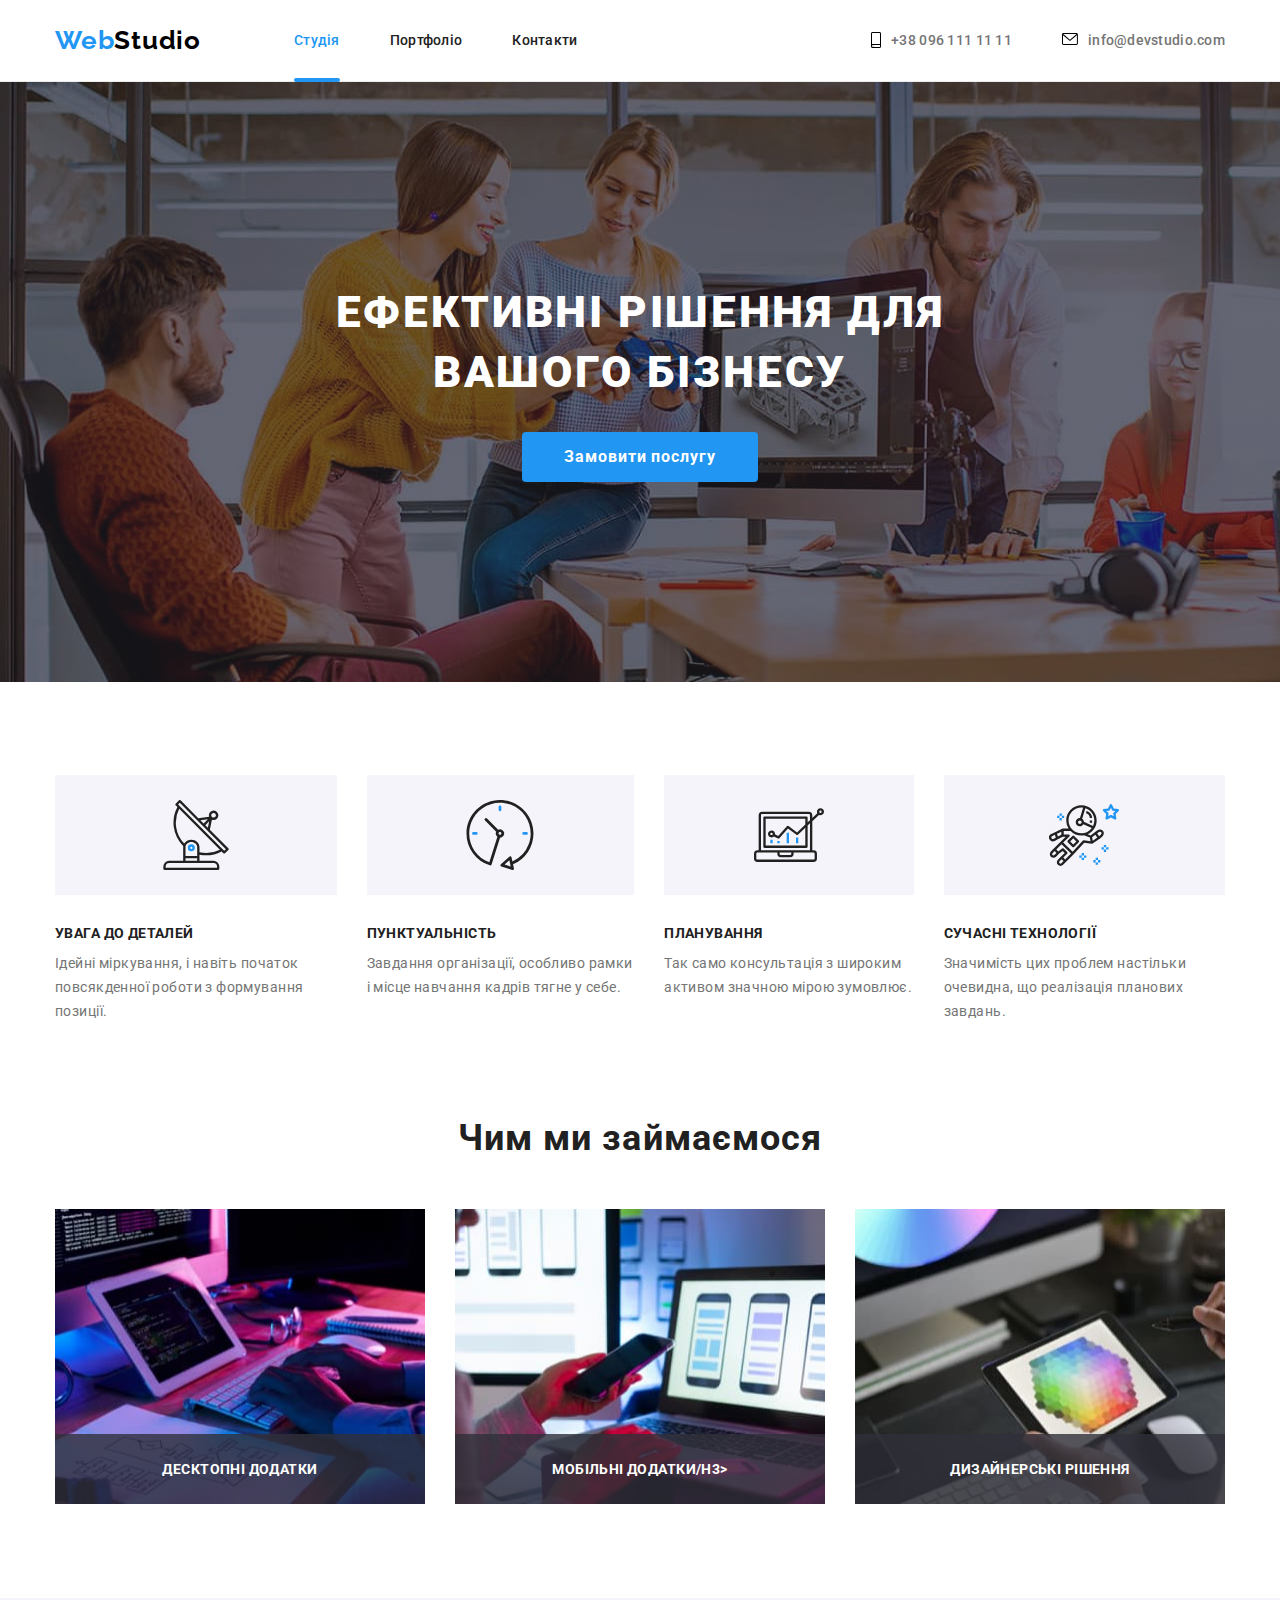
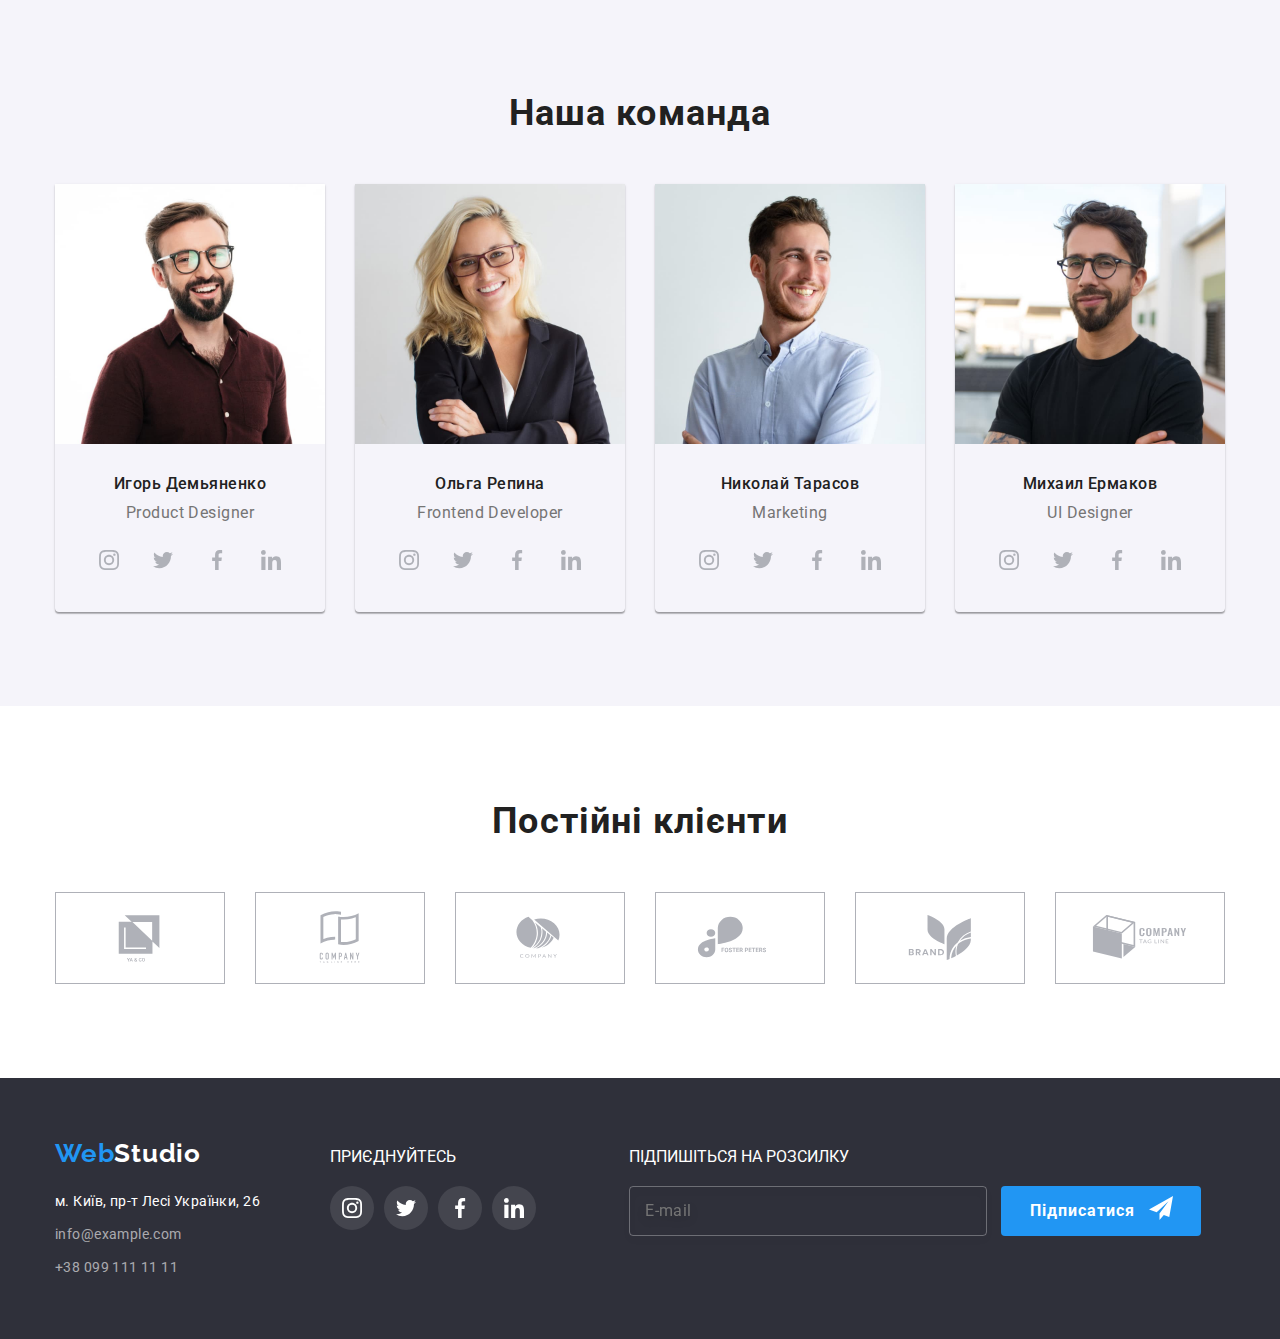
<file: index.html>
<!DOCTYPE html>
<html lang="uk">

<head>
    <meta charset="UTF-8" />
    <meta http-equiv="X-UA-Compatible" content="IE=edge" />
    <meta name="viewport" content="width=device-width, initial-scale=1.0" />
    <title>Студія</title>
    <link rel="preconnect" href="https://fonts.googleapis.com">
    <link rel="preconnect" href="https://fonts.gstatic.com" crossorigin>
    <link
        href="https://fonts.googleapis.com/css2?family=Montserrat:wght@400;700&family=Raleway:wght@700&family=Roboto:wght@400;500;700;900&display=swap"
        rel="stylesheet">
    <link rel="stylesheet"
        href="https://cdnjs.cloudflare.com/ajax/libs/modern-normalize/1.1.0/modern-normalize.min.css">
    <link rel="stylesheet" href="./css/styles.css">
</head>

<body>



    <!-- Header section -->

    <header class="header">

        <div class="container header-container">

            <a href="/" class="logo link"> <span class="logo-web">Web</span>Studio </a>
            <nav class="main-nav">
                <ul class="navigation-list list">
                    <li class="navigation-item"><a class="navigation-link link navigation-link-current"
                            href="/">Студія</a>
                    </li>
                    <li class="navigation-item"><a class="navigation-link link" href="./portfolio.html">Портфоліо</a>
                    </li>
                    <li class="navigation-item"><a class="navigation-link link" href="">Контакти</a></li>
                </ul>
            </nav>

            <ul class="connection list">
                <li class="connection-item"><a class="connection-link link" href="tel:+380961111111">
                        <svg class="icon-smartphone">
                            <use href="./images/icons.svg#icon-smartphone">

                            </use>
                        </svg>+38 096 111 11 11</a>

                <li class="connection-item"><a class="connection-link link" href="mailto:info@devstudio.com">
                        <svg class="icon-envelope">
                            <use href="./images/icons.svg#icon-envelope">

                            </use>
                        </svg>info@devstudio.com</a></li>
            </ul>

        </div>
    </header>


    <main>
        <!-- Hero section -->
        <section class="hero section">
            <h1 class="headline">Ефективні рішення для вашого бізнесу</h1>
            <button class="hero-btn" type="button" data-modal-open>Замовити послугу</button>

        </section>

        <!-- Modal window-->
        <div class="backdrop is-hidden" data-modal>
            <div class="modal">
                <button class="modal-btn" data-modal-close>
                    <svg class="modal-btn-icon">
                        <use href="./images/icons.svg#icon-modal-close"></use>
                    </svg>
                </button>

                <p class="modal-desc">Залиште свої дані, ми вам передзвонимо</p>
                <form class="modal-form">
                    <label class="modal-label">
                        Ім'я
                        <input type="text" name="username" class="form-input">
                        <svg class="modal-form-icon">
                            <use href="./images/icons.svg#icon-person"></use>
                        </svg>
                    </label>
                    <label class="phone modal-label">
                        Телефон
                        <input type="tel" name="phone-number" class="form-input">
                        <svg class="modal-form-icon">
                            <use href="./images/icons.svg#icon-phone"></use>
                        </svg>
                    </label>

                    <label class="modal-label">
                        Пошта
                        <input type="email" name="mail" class="form-input">
                        <svg class="modal-form-icon">
                            <use href="./images/icons.svg#icon-email"></use>
                        </svg>
                    </label>

                    <label class="modal-label">
                        Коментар
                        <textarea name="comment" class="form-input modal-area" placeholder="Введіть текст"></textarea>
                    </label>
                    <label class="modal-label modal-label-agreement">
                        <input type="checkbox" class="modal-agreement" name="agreement" value="agree">
                        <span class="checkbox-icon">
                            <svg class="icon-check">
                                <use href="./images/icons.svg#icon-check"></use>
                            </svg>
                        </span>
                        Погоджуюся з розсилкою та приймаю <a href="" class="modal-agreement-link">Умови договору</a>
                    </label>
                    <button type="submit" class="modal-form-btn">Відправити</button>
                </form>
            </div>
        </div>


        <!-- Criteria section -->

        <section class="criteria section">
            <div class="container">
                <h2 class="criteria-title">Критерії роботи</h2>
                <ul class="criteria-list list">
                    <li class="criteria-item">
                        <div class="thumb">
                            <svg class="icon-antenna criteria-icon">
                                <use href="./images/icons.svg#icon-antenna"></use>
                            </svg>
                        </div>
                        <h3 class="criteria-item-title">УВАГА ДО ДЕТАЛЕЙ</h3>
                        <p class="criteria-item-desk">
                            Ідейні міркування, і навіть початок повсякденної роботи з формування позиції.
                        </p>
                    </li>
                    <li class="criteria-item">
                        <div class="thumb">
                            <svg class="icon-clock criteria-icon">
                                <use href="./images/icons.svg#icon-clock"></use>
                            </svg>
                        </div>
                        <h3 class="criteria-item-title">ПУНКТУАЛЬНІСТЬ</h3>
                        <p class="criteria-item-desk">
                            Завдання організації, особливо рамки і місце навчання кадрів тягне у себе.
                        </p>
                    </li>
                    <li class="criteria-item">
                        <div class="thumb">
                            <svg class="icon-diagram criteria-icon">
                                <use href="./images/icons.svg#icon-diagram"></use>
                            </svg>
                        </div>
                        <h3 class="criteria-item-title">ПЛАНУВАННЯ</h3>
                        <p class="criteria-item-desk">
                            Так само консультація з широким активом значною мірою зумовлює.
                        </p>
                    </li>
                    <li class="criteria-item">
                        <div class="thumb">
                            <svg class="icon-astronaut criteria-icon">
                                <use href="./images/icons.svg#icon-astronaut"></use>
                            </svg>
                        </div>
                        <h3 class="criteria-item-title">СУЧАСНІ ТЕХНОЛОГІЇ</h3>
                        <p class="criteria-item-desk">
                            Значимість цих проблем настільки очевидна, що реалізація планових завдань.
                        </p>
                    </li>
                </ul>
            </div>
        </section>


        <!-- WORK section -->
        <section class="work section">
            <div class="container">
                <h2 class="work-title subtitle">Чим ми займаємося</h2>

                <ul class="work-list list">
                    <li class="work-item">
                        <img class="work-img img" src="images/box1.jpg" alt="пише программний код на комп'ютері"
                            width="370" height="295" />
                        <div class="work-thumb">
                            <h3 class="work-item-title">Десктопні додатки</h3>
                        </div>
                    </li>
                    <li class="work-item">
                        <img class="work-img img" src="images/box2.jpg" alt="порівнює вигляд программи на смартфоне"
                            width="370" height="295" />
                        <div class="work-thumb">
                            <h3 class="work-item-title">Мобільні додатки/h3>
                        </div>

                    </li>
                    <li class="work-item">
                        <img class="work-img img" src="images/box3.jpg" alt="подбирає кольора на планшеті" width="370"
                            height="295" />
                        <div class="work-thumb">
                            <h3 class="work-item-title">Дизайнерські рішення</h3>
                        </div>

                    </li>
                </ul>
            </div>
        </section>

        <!-- TEAM section -->
        <section class="team section">
            <div class="container">
                <h2 class="team-title subtitle">Наша команда</h2>

                <ul class="team-list list">
                    <li class="team-item">
                        <img class="team-img img" src="images/person1.jpg" alt="Игорь Демьяненко. Продуктовый дизайнер"
                            width="270" height="260" />
                        <div class="team-text">
                            <h3 class="team-subtitle">Игорь Демьяненко</h3>
                            <p class="team-desk" lang="en">Product Designer</p>


                            <ul class="social-list">
                                <li class="instagram social-item">
                                    <a class="instagram-link social-link" href="">
                                        <svg class="instagram-icon team-social-icon social-icon">
                                            <use href="./images/icons.svg#icon-instagram"></use>
                                        </svg>
                                    </a>
                                </li>
                                <li class="twitter social-item">
                                    <a class="twitter-link social-link" href="">
                                        <svg class="twitter-icon team-social-icon social-icon">
                                            <use href="./images/icons.svg#icon-twitter"></use>
                                        </svg>
                                    </a>
                                </li>
                                <li class="facebook social-item">
                                    <a class="facebook-link social-link" href="">
                                        <svg class="facebook-icon team-social-icon social-icon">
                                            <use href="./images/icons.svg#icon-facebook"></use>
                                        </svg>
                                    </a>
                                </li>
                                <li class="linkedin social-item">
                                    <a class="linkedin-link social-link" href="">
                                        <svg class="linkedin-icon team-social-icon social-icon">
                                            <use href="./images/icons.svg#icon-linkedin"></use>
                                        </svg>
                                    </a>
                                </li>
                            </ul>
                        </div>

                    </li>
                    <li class="team-item">
                        <img class="team-img img" src="images/person2.jpg" alt="Ольга Репина. Фронтенд разработчик"
                            width="270" height="260" />
                        <div class="team-text">
                            <h3 class="team-subtitle">Ольга Репина</h3>
                            <p class="team-desk" lang="en">Frontend Developer</p>
                            <ul class="social-list">
                                <li class="instagram social-item">
                                    <a class="instagram-link social-link" href="">
                                        <svg class="instagram-icon team-social-icon social-icon">
                                            <use href="./images/icons.svg#icon-instagram"></use>
                                        </svg>
                                    </a>
                                </li>
                                <li class="twitter social-item">
                                    <a class="twitter-link social-link" href="">
                                        <svg class="twitter-icon team-social-icon social-icon">
                                            <use href="./images/icons.svg#icon-twitter"></use>
                                        </svg>
                                    </a>
                                </li>
                                <li class="facebook social-item">
                                    <a class="facebook-link social-link" href="">
                                        <svg class="facebook-icon team-social-icon social-icon">
                                            <use href="./images/icons.svg#icon-facebook"></use>
                                        </svg>
                                    </a>
                                </li>
                                <li class="linkedin social-item">
                                    <a class="linkedin-link social-link" href="">
                                        <svg class="linkedin-icon team-social-icon social-icon">
                                            <use href="./images/icons.svg#icon-linkedin"></use>
                                        </svg>
                                    </a>
                                </li>
                            </ul>
                        </div>
                    </li>
                    <li class="team-item">
                        <img class="team-img img" src="images/person3.jpg" alt="Николай Тарасов. Маркетинг" width="270"
                            height="260" />
                        <div class="team-text">
                            <h3 class="team-subtitle">Николай Тарасов</h3>
                            <p class="team-desk" lang="en">Marketing</p>
                            <ul class="social-list">
                                <li class="instagram social-item">
                                    <a class="instagram-link social-link" href="">
                                        <svg class="instagram-icon team-social-icon social-icon">
                                            <use href="./images/icons.svg#icon-instagram"></use>
                                        </svg>
                                    </a>
                                </li>
                                <li class="twitter social-item">
                                    <a class="twitter-link social-link" href="">
                                        <svg class="twitter-icon team-social-icon social-icon">
                                            <use href="./images/icons.svg#icon-twitter"></use>
                                        </svg>
                                    </a>
                                </li>
                                <li class="facebook social-item">
                                    <a class="facebook-link social-link" href="">
                                        <svg class="facebook-icon team-social-icon social-icon">
                                            <use href="./images/icons.svg#icon-facebook"></use>
                                        </svg>
                                    </a>
                                </li>
                                <li class="linkedin social-item">
                                    <a class="linkedin-link social-link" href="">
                                        <svg class="linkedin-icon team-social-icon social-icon">
                                            <use href="./images/icons.svg#icon-linkedin"></use>
                                        </svg>
                                    </a>
                                </li>
                            </ul>
                        </div>
                    </li>
                    <li class="team-item">
                        <img class="team-img img" src="images/person4.jpg" alt="Михаил Ермаков. UI дизайнер" width="270"
                            height="260" />
                        <div class="team-text">
                            <h3 class="team-subtitle">Михаил Ермаков</h3>
                            <p class="team-desk" lang="en">UI Designer</p>
                            <ul class="social-list">
                                <li class="instagram social-item">
                                    <a class="instagram-link social-link" href="">
                                        <svg class="instagram-icon team-social-icon social-icon">
                                            <use href="./images/icons.svg#icon-instagram"></use>
                                        </svg>
                                    </a>
                                </li>
                                <li class="twitter social-item">
                                    <a class="twitter-link social-link" href="">
                                        <svg class="twitter-icon team-social-icon social-icon">
                                            <use href="./images/icons.svg#icon-twitter"></use>
                                        </svg>
                                    </a>
                                </li>
                                <li class="facebook social-item">
                                    <a class="facebook-link social-link" href="">
                                        <svg class="facebook-icon team-social-icon social-icon">
                                            <use href="./images/icons.svg#icon-facebook"></use>
                                        </svg>
                                    </a>
                                </li>
                                <li class="linkedin social-item">
                                    <a class="linkedin-link social-link" href="">
                                        <svg class="linkedin-icon team-social-icon social-icon">
                                            <use href="./images/icons.svg#icon-linkedin"></use>
                                        </svg>
                                    </a>
                                </li>
                            </ul>
                        </div>
                    </li>
                </ul>
            </div>
        </section>

        <!-- Clients section-->

        <section class="section">
            <div class="container">
                <h2 class="subtitle">Постійні клієнти</h2>

                <ul class="clients-list">
                    <li class="clients-item">
                        <a href="" class="client-link">
                            <svg class="clients-logo">
                                <use href="./images/icons.svg#icon-logo1"></use>
                            </svg>
                        </a>
                    </li>
                    <li class="clients-item">
                        <a href="" class="client-link">
                            <svg class="clients-logo">
                                <use href="./images/icons.svg#icon-logo2"></use>
                            </svg>
                        </a>
                    </li>
                    <li class="clients-item">
                        <a href="" class="client-link">
                            <svg class="clients-logo">
                                <use href="./images/icons.svg#icon-logo3"></use>
                            </svg>
                        </a>
                    </li>
                    <li class="clients-item">
                        <a href="" class="client-link">
                            <svg class="clients-logo">
                                <use href="./images/icons.svg#icon-logo4"></use>
                            </svg>
                        </a>
                    </li>
                    <li class="clients-item">
                        <a href="" class="client-link">
                            <svg class="clients-logo">
                                <use href="./images/icons.svg#icon-logo5"></use>
                            </svg>
                        </a>
                    </li>
                    <li class="clients-item">
                        <a href="" class="client-link">
                            <svg class="clients-logo">
                                <use href="./images/icons.svg#icon-logo6"></use>
                            </svg>
                        </a>
                    </li>
                </ul>
            </div>
        </section>


    </main>

    <!-- FOOTER section -->
    <footer class="footer">
        <div class="container footer-container">
            <div class="footer-box">
                <a class="footer-logo link" href=""> <span class="logo-web">Web</span>Studio </a>
                <address class="address">
                    <p class="footer-address"> м. Київ, пр-т Лесі Українки, 26</p>
                    <ul class="fotter-list list">
                        <li class="footer-item"><a class="footer-link link"
                                href="mailto:info@example.com">info@example.com</a>
                        </li>
                        <li class="footer-item"><a class="footer-link link" href="tel:+380991111111">+38 099 111 11
                                11</a>
                        </li>
                    </ul>


                </address>
            </div>

            <div class="footer-social-container">
                <p class="join">приєднуйтесь</p>
                <ul class="footer-social-list social-list">
                    <li class="instagram social-item">
                        <a class="instagram-link social-link footer-social-link" href="">
                            <svg class="instagram-icon footer-social-icon social-icon">
                                <use href="./images/icons.svg#icon-instagram"></use>
                            </svg>
                        </a>
                    </li>
                    <li class="twitter social-item">
                        <a class="twitter-link social-link footer-social-link" href="">
                            <svg class="twitter-icon footer-social-icon social-icon">
                                <use href="./images/icons.svg#icon-twitter"></use>
                            </svg>
                        </a>
                    </li>
                    <li class="facebook social-item">
                        <a class="facebook-link social-link footer-social-link" href="">
                            <svg class="facebook-icon footer-social-icon social-icon">
                                <use href="./images/icons.svg#icon-facebook"></use>
                            </svg>
                        </a>
                    </li>
                    <li class="linkedin social-item">
                        <a class="linkedin-link social-link footer-social-link" href="">
                            <svg class="linkedin-icon footer-social-icon social-icon">
                                <use href="./images/icons.svg#icon-linkedin"></use>
                            </svg>
                        </a>
                    </li>
                </ul>

            </div>
            <div class="footer-form">
                <form>
                    <label class="join footer-form-label">
                        Підпишіться на розсилку</label>
                    <input type="email" name="email" class="footer-email" placeholder="E-mail" />
                    <button type="submit" class="footer-form-btn">Підписатися
                        <span>
                            <svg class="footer-btn-icon">
                                <use href="./images/icons.svg#icon-send"></use>
                            </svg>
                        </span>
                    </button>
                </form>
            </div>
        </div>
    </footer>


    <script src="./js/modal.js"></script>
</body>

</html>
</file>
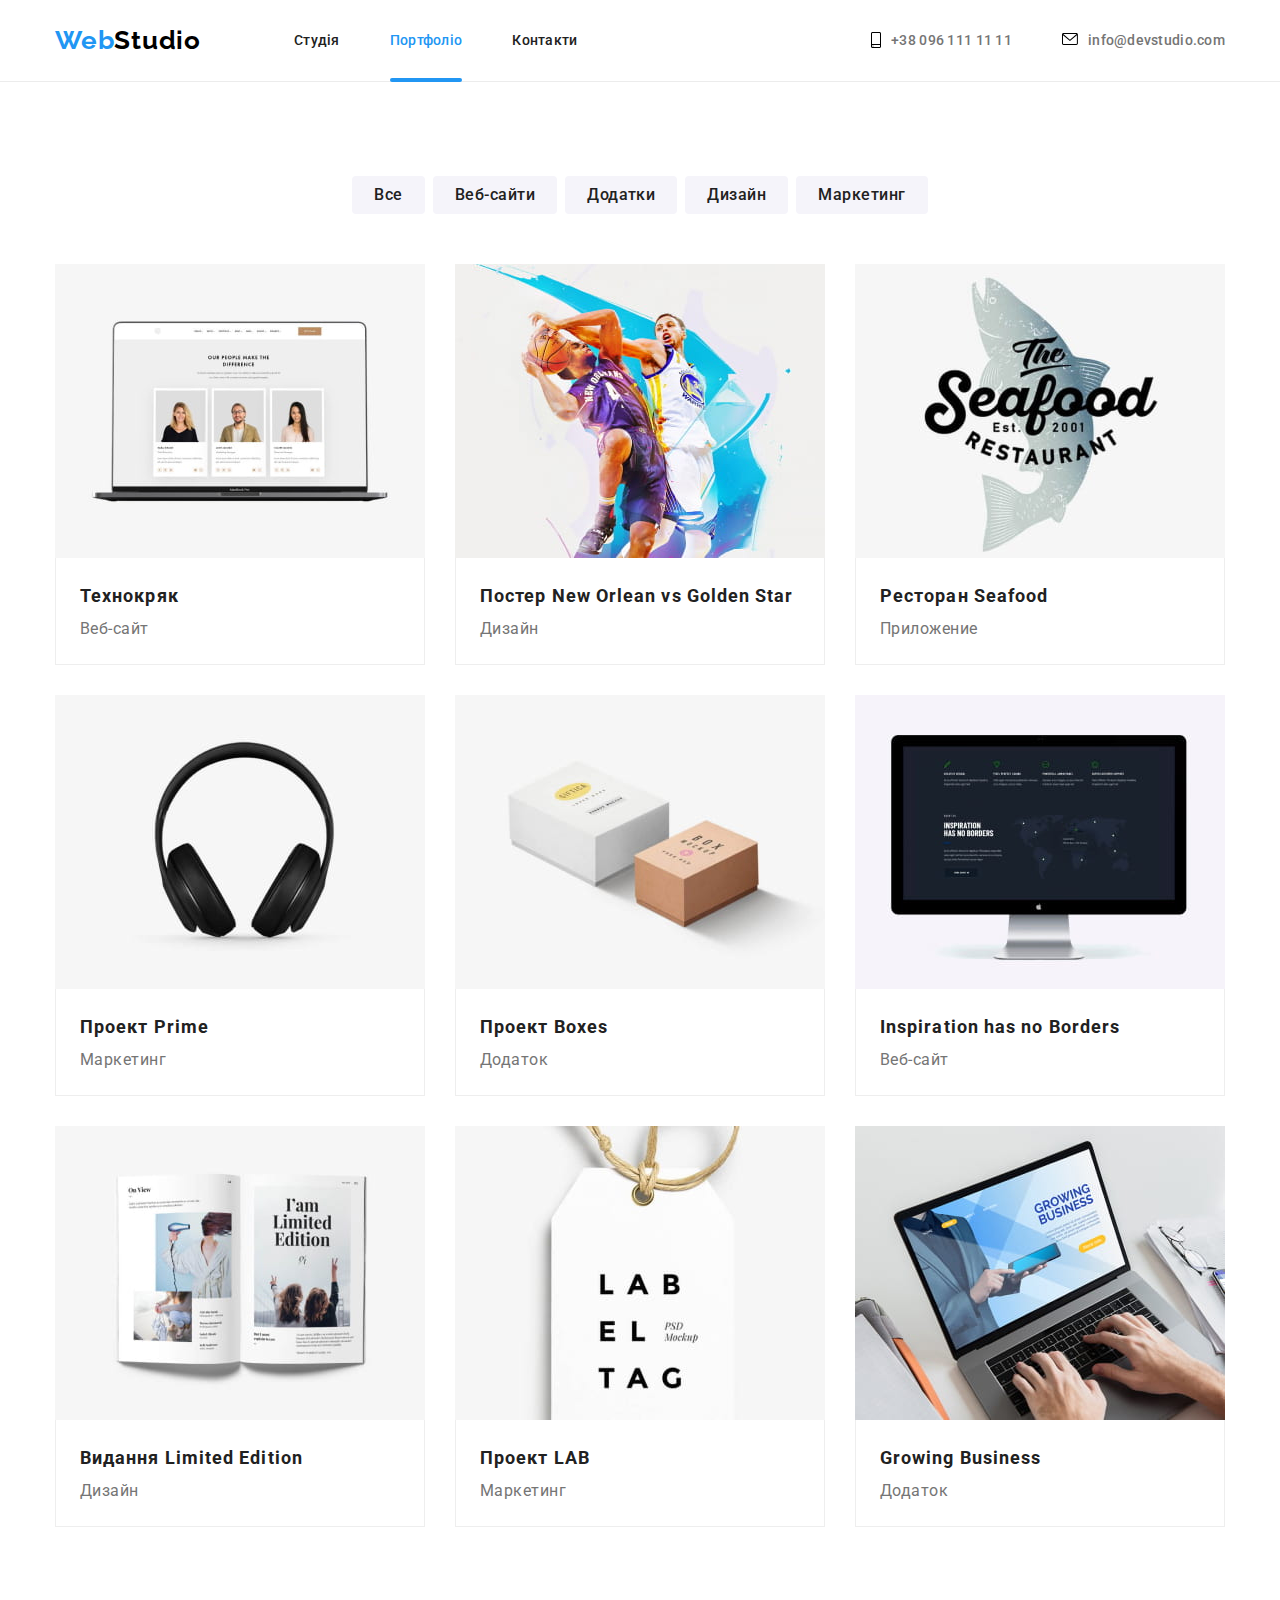
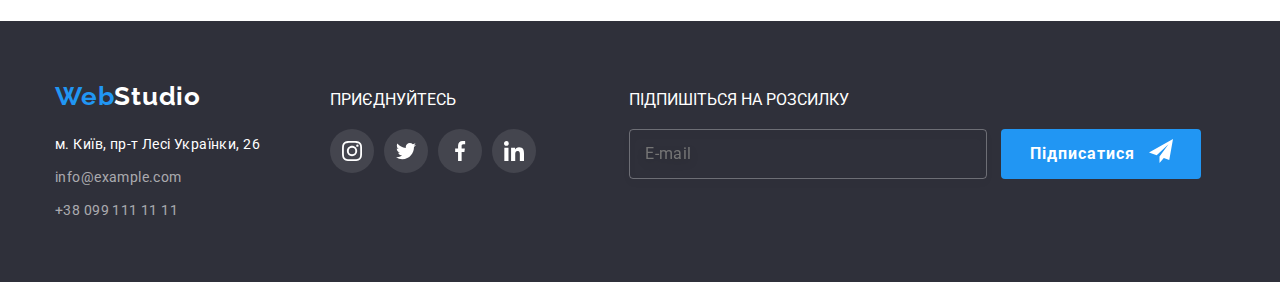
<file: portfolio.html>
<!DOCTYPE html>
<html lang="uk">

<head>
    <meta charset="UTF-8">
    <meta http-equiv="X-UA-Compatible" content="IE=edge">
    <meta name="viewport" content="width=device-width, initial-scale=1.0">
    <title>Портфолио</title>
    <link rel="preconnect" href="https://fonts.googleapis.com">
    <link rel="preconnect" href="https://fonts.gstatic.com" crossorigin>
    <link
        href="https://fonts.googleapis.com/css2?family=Montserrat:wght@400;700&family=Raleway:wght@700&family=Roboto:wght@400;500;700;900&display=swap"
        rel="stylesheet">

    <link rel="stylesheet"
        href="https://cdnjs.cloudflare.com/ajax/libs/modern-normalize/1.1.0/modern-normalize.min.css">

    <link rel="stylesheet" href="./css/styles.css">

</head>

<body>



    <!-- Header section -->
    <header class="header">

        <div class="container header-container">
            <a href="/" class="logo link"> <span class="logo-web">Web</span>Studio </a>
            <nav class="main-nav">
                <ul class="navigation-list list">
                    <li class="navigation-item"><a class="navigation-link link" href="/">Студія</a>
                    </li>
                    <li class="navigation-item"><a class="navigation-link link navigation-link-current"
                            href="./portfolio.html">Портфоліо</a>
                    </li>
                    <li class="navigation-item"><a class="navigation-link link" href="">Контакти</a></li>
                </ul>
            </nav>

            <ul class="connection list">
                <li class="connection-item"><a class="connection-link link" href="tel:+380961111111">
                        <svg class="icon-smartphone">
                            <use href="./images/icons.svg#icon-smartphone">

                            </use>
                        </svg>+38 096 111 11 11</a>

                <li class="connection-item"><a class="connection-link link" href="mailto:info@devstudio.com">
                        <svg class="icon-envelope">
                            <use href="./images/icons.svg#icon-envelope">

                            </use>
                        </svg>info@devstudio.com</a></li>
            </ul>

        </div>

    </header>

    <!-- Main section -->

    <main>


        <!-- Portfolio section -->

        <section class="portfolio-section section">

            <div class="container">

                <ul class="filter-list list">
                    <li class="filter-item"><button class="filter-btn" type="button">Все</button></li>
                    <li class="filter-item"><button class="filter-btn" type="button">Веб-сайти</button></li>
                    <li class="filter-item"><button class="filter-btn" type="button">Додатки</button></li>
                    <li class="filter-item"><button class="filter-btn" type="button">Дизайн</button></li>
                    <li class="filter-item"><button class="filter-btn" type="button">Маркетинг</button></li>
                </ul>

                <ul class="porfolio-list list">
                    <li class="portfolio-item">
                        <a href="" class="portfolio-link link">
                            <div class="portfolio-list-thumb">
                                <img src="./images/portfolio/img-1.jpg" alt="Ноутбук з відкритою веб-сторінкою"
                                    class="portfolio-img img" width="370" height="294">
                                <div class="overlay">
                                    <p class="porfolio-overlay-text">Ресурс пропонує комплексні пропозиції з різним
                                        рівнем функціоналу та сервісів. Все це дозволить відвідувачу отримати вичерпні
                                        відомості про компанію чи приватну особу.</p>
                                </div>
                            </div>
                            <div class="portfolio-content">
                                <h2 class="portfolio-subtitle ">Технокряк</h2>
                                <p class="portfolio-desc">Веб-сайт</p>
                            </div>
                        </a>
                    </li>
                    <li class="portfolio-item">
                        <a href="" class="portfolio-link link">
                            <div class="portfolio-list-thumb">
                                <img src="./images/portfolio/img-2.jpg" alt="Момент гри двох баскетболістів"
                                    class="portfolio-img img" width="370" height="294">
                                <div class="overlay">
                                    <p class="porfolio-overlay-text">Ресурс пропонує комплексні пропозиції з різним
                                        рівнем функціоналу та сервісів. Все це дозволить відвідувачу отримати вичерпні
                                        відомості про компанію чи приватну особу.</p>
                                </div>
                            </div>
                            <div class="portfolio-content">
                                <h2 class="portfolio-subtitle">Постер <span lang="en">New Orlean vs Golden Star</span>
                                </h2>
                                <p class="portfolio-desc">Дизайн</p>
                            </div>
                        </a>
                    </li>
                    <li class="portfolio-item">
                        <a href="" class="portfolio-link link">
                            <div class="portfolio-list-thumb">
                                <img src="./images/portfolio/img-3.jpg" alt="Логотип-вивіска ресторану"
                                    class="portfolio-img img" width="370" height="294">
                                <div class="overlay">
                                    <p class="porfolio-overlay-text">Ресурс пропонує комплексні пропозиції з різним
                                        рівнем функціоналу та сервісів. Все це дозволить відвідувачу отримати вичерпні
                                        відомості про компанію чи приватну особу.</p>
                                </div>
                            </div>
                            <div class="portfolio-content">
                                <h2 class="portfolio-subtitle">Ресторан <span lang="en">Seafood</span> </h2>
                                <p class="portfolio-desc">Приложение</p>
                            </div>
                        </a>
                    </li>
                    <li class="portfolio-item">
                        <a href="" class="portfolio-link link">
                            <div class="portfolio-list-thumb">
                                <img src="./images/portfolio/img-4.jpg" alt="Накладні навушники"
                                    class="portfolio-img img" width="370" height="294">
                                <div class="overlay">
                                    <p class="porfolio-overlay-text">Ресурс пропонує комплексні пропозиції з різним
                                        рівнем функціоналу та сервісів. Все це дозволить відвідувачу отримати вичерпні
                                        відомості про компанію чи приватну особу.</p>
                                </div>
                            </div>
                            <div class="portfolio-content">
                                <h2 class="portfolio-subtitle">Проект <span lang="en">Prime</span> </h2>
                                <p class="portfolio-desc">Маркетинг</p>
                            </div>
                        </a>
                    </li>
                    <li class="portfolio-item">
                        <a href="" class="portfolio-link link">
                            <div class="portfolio-list-thumb">
                                <img src="./images/portfolio/img-5.jpg" alt="дві коробочки з надпісями"
                                    class="portfolio-img img" width="370" height="294">
                                <div class="overlay">
                                    <p class="porfolio-overlay-text">Ресурс пропонує комплексні пропозиції з різним
                                        рівнем функціоналу та сервісів. Все це дозволить відвідувачу отримати вичерпні
                                        відомості про компанію чи приватну особу.</p>
                                </div>
                            </div>
                            <div class="portfolio-content">
                                <h2 class="portfolio-subtitle">Проект <span lang="en">Boxes</span></h2>
                                <p class="portfolio-desc">Додаток</p>
                            </div>
                        </a>
                    </li>
                    <li class="portfolio-item">
                        <a href="" class="portfolio-link link">
                            <div class="portfolio-list-thumb">
                                <img src="./images/portfolio/img-6.jpg" alt="карта миру відкрита на компьютері"
                                    class="portfolio-img img" width="370" height="294">
                                <div class="overlay">
                                    <p class="porfolio-overlay-text">Ресурс пропонує комплексні пропозиції з різним
                                        рівнем функціоналу та сервісів. Все це дозволить відвідувачу отримати вичерпні
                                        відомості про компанію чи приватну особу.</p>
                                </div>
                            </div>
                            <div class="portfolio-content">
                                <h2 class="portfolio-subtitle" lang="en">Inspiration has no Borders</h2>
                                <p class="portfolio-desc">Веб-сайт</p>
                            </div>
                        </a>
                    </li>
                    <li class="portfolio-item">
                        <a href="" class="portfolio-link link">
                            <div class="portfolio-list-thumb">
                                <img src="./images/portfolio/img-7.jpg" alt="Книга. Лімітоване видання"
                                    class="portfolio-img img" widt h="370" height="294">
                                <div class="overlay">
                                    <p class="porfolio-overlay-text">Ресурс пропонує комплексні пропозиції з різним
                                        рівнем функціоналу та сервісів. Все це дозволить відвідувачу отримати вичерпні
                                        відомості про компанію чи приватну особу.</p>
                                </div>
                            </div>
                            <div class="portfolio-content">
                                <h2 class="portfolio-subtitle">Видання <span lang="en">Limited Edition</span></h2>
                                <p class="portfolio-desc">Дизайн</p>
                            </div>
                        </a>
                    </li>
                    <li class="portfolio-item">
                        <a href="" class="portfolio-link link">
                            <div class="portfolio-list-thumb">
                                <img src="./images/portfolio/img-8.jpg" alt="Этикетка" class="portfolio-img img"
                                    width="370" height="294">
                                <div class="overlay">
                                    <p class="porfolio-overlay-text">Ресурс пропонує комплексні пропозиції з різним
                                        рівнем функціоналу та сервісів. Все це дозволить відвідувачу отримати вичерпні
                                        відомості про компанію чи приватну особу.</p>
                                </div>
                            </div>
                            <div class="portfolio-content">
                                <h2 class="portfolio-subtitle">Проект <span lang="en">LAB</span></h2>
                                <p class="portfolio-desc">Маркетинг</p>
                            </div>
                        </a>
                    </li>
                    <li class="portfolio-item">
                        <a href="" class="portfolio-link link">
                            <div class="portfolio-list-thumb">
                                <img src="./images/portfolio/img-9.jpg" alt="Додаток для бізнесу"
                                    class="portfolio-img img" width="370" height="294">
                                <div class="overlay">
                                    <p class="porfolio-overlay-text">Ресурс пропонує комплексні пропозиції з різним
                                        рівнем функціоналу та сервісів. Все це дозволить відвідувачу отримати вичерпні
                                        відомості про компанію чи приватну особу.</p>
                                </div>
                            </div>
                            <div class="portfolio-content">
                                <h2 class="portfolio-subtitle" lang="en">Growing Business</h2>
                                <p class="portfolio-desc">Додаток</p>
                            </div>
                        </a>
                    </li>
                </ul>
            </div>
        </section>

    </main>

    <!-- FOOTER section -->

    <footer class="footer">
        <div class="container footer-container">
            <div class="footer-box">
                <a class="footer-logo link" href=""> <span class="logo-web">Web</span>Studio </a>
                <address class="address">
                    <p class="footer-address"> м. Київ, пр-т Лесі Українки, 26</p>
                    <ul class="fotter-list list">
                        <li class="footer-item"><a class="footer-link link"
                                href="mailto:info@example.com">info@example.com</a>
                        </li>
                        <li class="footer-item"><a class="footer-link link" href="tel:+380991111111">+38 099 111 11
                                11</a>
                        </li>
                    </ul>


                </address>
            </div>

            <div class="footer-social-container">
                <p class="join">приєднуйтесь</p>
                <ul class="footer-social-list social-list">
                    <li class="instagram social-item">
                        <a class="instagram-link social-link footer-social-link" href="">
                            <svg class="instagram-icon footer-social-icon social-icon">
                                <use href="./images/icons.svg#icon-instagram"></use>
                            </svg>
                        </a>
                    </li>
                    <li class="twitter social-item">
                        <a class="twitter-link social-link footer-social-link" href="">
                            <svg class="twitter-icon footer-social-icon social-icon">
                                <use href="./images/icons.svg#icon-twitter"></use>
                            </svg>
                        </a>
                    </li>
                    <li class="facebook social-item">
                        <a class="facebook-link social-link footer-social-link" href="">
                            <svg class="facebook-icon footer-social-icon social-icon">
                                <use href="./images/icons.svg#icon-facebook"></use>
                            </svg>
                        </a>
                    </li>
                    <li class="linkedin social-item">
                        <a class="linkedin-link social-link footer-social-link" href="">
                            <svg class="linkedin-icon footer-social-icon social-icon">
                                <use href="./images/icons.svg#icon-linkedin"></use>
                            </svg>
                        </a>
                    </li>
                </ul>

            </div>
            <div class="footer-form">
                <form>
                    <label class="join footer-form-label">
                        Підпишіться на розсилку</label>
                    <input type="email" name="email" class="footer-email" placeholder="E-mail" />
                    <button type="submit" class="footer-form-btn">Підписатися
                        <span>
                            <svg class="footer-btn-icon">
                                <use href="./images/icons.svg#icon-send"></use>
                            </svg>
                        </span>
                    </button>
                </form>
            </div>
        </div>
    </footer>


</body>

</html>
</file>
<file: css/styles.css>
:root {
    /* fonts */
    --main-font: 'Roboto', sans-serif;
    --secondary-font: 'Raleway', sans-serif;

    /* text colors */
    --main-txt-cl: #212121;
    --accent-txt-cl: #757575;
    --select-cl: #2196F3;
    --social-cl: #AFB1B8;

    /* bg colors */
    --light-bg-cl: #F5F4FA;
    --dark-dg-cl: #2F303A;

    /* others */

    --card-set-gap: 30px;
    --margin-subtitle-gap: 50px;
}


body {
    font-family: var(--main-font);
    color: var(--accent-txt-cl);
}

/* reset styles */

.list {
    list-style: none;
}

.link {
    text-decoration: none;
}

h1,
h2,
h3,
p,
ul {
    margin: 0;
    padding: 0;
}

/* base styles */



.container {
    width: 1200px;
    padding-left: 15px;
    padding-right: 15px;
    margin: 0 auto;

}

.header-container,
.navigation-list,
.connection {
    display: flex;
    align-items: center;
}

.section {
    padding-bottom: 94px;
    padding-top: 94px;
}

.filter-btn,
.portfolio-subtitle,
.navigation-link,
.criteria-item-title,
.subtitle,
.team-subtitle {
    color: var(--main-txt-cl);
}


.hero-btn,
.modal-form-btn,
.footer-form-btn,
.filter-btn:hover,
.filter-btn:focus {

    background-color: var(--select-cl);
    cursor: pointer;
    color: #FFFFFF;

}



.img {
    display: block;
}


/* Header section */
.header {
    border-bottom: 1px solid #ECECEC;
}

.logo {
    margin-right: 93px;
}

.logo,
.footer-logo {
    font-family: var(--secondary-font);
    font-weight: 700;
    font-size: 26px;
    line-height: 1.19;
    letter-spacing: 0.03em;
    color: #000000;

}


.main-nav {
    margin-right: auto;
}

.connection .connection-item:not(:last-child) {
    margin-right: 50px;
}

.navigation-list .navigation-item:not(:last-child) {
    margin-right: 50px;
}

.navigation-link,
.connection-link {
    display: block;
    padding-top: 32px;
    padding-bottom: 32px;

    font-weight: 500;
    font-size: 14px;
    line-height: 1.14;
    letter-spacing: 0.02em;

    transition: color 250ms cubic-bezier(0.4, 0, 0.2, 1),
        fill 250ms cubic-bezier(0.4, 0, 0.2, 1);
}

.connection-link,
.portfolio-desc {
    color: var(--accent-txt-cl);
}

.icon-smartphone {
    width: 10px;
    height: 16px;
    vertical-align: text-top;
    margin-right: 10px;
    fill: inherit;
}

.icon-envelope {
    width: 16px;
    height: 12px;
    margin-right: 10px;
    fill: inherit;
}





.logo-web,
.navigation-link-current,
.navigation-link:hover,
.navigation-link:focus,
.connection-link:hover,
.connection-link:focus,
.icon-envelope:hover {
    color: var(--select-cl);
    fill: var(--select-cl);
}

.navigation-link-current {
    position: relative;
}

.navigation-link-current::after {
    content: '';
    display: block;
    width: 100%;
    height: 4px;
    border-radius: 2px;
    background-color: var(--select-cl);


    position: absolute;
    bottom: -2px;
    left: 0;
}




/* Hero section */


.headline {
    width: 696px;
    margin-bottom: 30px;
    margin-left: auto;
    margin-right: auto;

    font-weight: 900;
    font-size: 44px;
    line-height: 60px;
    text-align: center;
    letter-spacing: 0.06em;
    text-transform: uppercase;
    color: #FFFFFF;

}

.hero {
    padding-top: 200px;
    padding-bottom: 200px;
    text-align: center;

    background-color: #C4C4C4;
    background-image: linear-gradient(to right, rgba(47, 48, 58, 0.4), rgba(47, 48, 58, 0.4)), url(../images/background/bg-hero.jpg);
    background-repeat: no-repeat;
    max-width: 1600px;
    margin-right: auto;
    margin-left: auto;
}


.footer {
    background-color: var(--dark-dg-cl);
}



.hero-btn,
.modal-form-btn,
.footer-form-btn {
    transition: background-color 250ms cubic-bezier(0.4, 0, 0.2, 1);

    background-color: #2196F3;
    border: none;
    border-radius: 4px;
    padding: 10px 42px;

    font-family: inherit;
    font-weight: 700;
    font-size: 16px;
    line-height: calc(30/16);
    text-align: center;
    letter-spacing: 0.06em;
}

.hero-btn:hover,
.hero-btn:focus,
.modal-form-btn:hover,
.modal-form-btn:focus,
.footer-form-btn:hover,
.footer-form-btn:focus {
    background-color: #188CE8;
}

/* Modal window*/

.backdrop {
    position: fixed;
    top: 0;
    left: 0;
    z-index: 1000;

    width: 100%;
    height: 100%;

    background-color: rgba(0, 0, 0, 0.2);

    transition: opacity 250ms cubic-bezier(0.4, 0, 0.2, 1),
        visibility 250ms cubic-bezier(0.4, 0, 0.2, 1);
}

.backdrop.is-hidden {
    opacity: 0;
    pointer-events: none;
    visibility: hidden;
}

.backdrop.is-hidden .modal {
    transform: translate(-50%, -50%) scale(0.3) rotate(360deg);

}

.modal {
    position: absolute;
    top: 50%;
    left: 50%;
    transform: translate(-50%, -50%) scale(1) rotate(0);
    transition: transform 300ms cubic-bezier(0.4, 0, 0.2, 1) 250ms;

    width: 528px;
    height: 581px;
    background: #FFFFFF;
    box-shadow: 0px 1px 3px rgba(0, 0, 0, 0.12), 0px 1px 1px rgba(0, 0, 0, 0.14), 0px 2px 1px rgba(0, 0, 0, 0.2);
    border-radius: 4px;

    padding: 40px 39px 40px 41px;

}

.modal-btn {
    position: absolute;
    top: 8px;
    right: 8px;

    display: flex;
    justify-content: center;
    align-items: center;

    width: 30px;
    height: 30px;
    border: 1px solid rgba(0, 0, 0, 0.1);
    border-radius: 50%;
    background-color: transparent;

    cursor: pointer;
}

.modal-btn-icon {
    width: 18px;
    height: 18px;
}

.modal-btn:hover .modal-btn-icon,
.modal-btn:focus .modal-btn-icon {
    fill: var(--select-cl);
}

.modal-desc {
    font-weight: 700;
    font-size: 20px;
    line-height: calc(23/20);
    letter-spacing: 0.03em;

    color: var(--main-txt-cl);
    margin-bottom: 12px;
}

.modal-label {
    position: relative;

    display: inline-block;
    margin-bottom: 10px;

    font-size: 12px;
    line-height: calc(14/12);
    letter-spacing: 0.01em;

    color: var(--accent-txt-cl);
}


.form-input {
    display: block;
    min-width: 448px;

    padding: 11px 12px 11px 42px;
    border-radius: 4px;
    border: 1px solid rgba(33, 33, 33, 0.2);

    transition: border-color 250ms cubic-bezier(0.4, 0, 0.2, 1);
    outline: transparent;

}

.form-input:hover,
.form-input:focus,
.form-input:hover+.modal-form-icon,
.form-input:focus+.modal-form-icon {
    cursor: pointer;
    border-color: var(--select-cl);
    fill: var(--select-cl);

}



.modal-form-icon {
    position: absolute;
    top: 50%;
    left: 12px;
    pointer-events: none;

    width: 18px;
    height: 18px;

    fill: var(--main-txt-cl);
    transition: fill 250ms cubic-bezier(0.4, 0, 0.2, 1);
}

.modal-area {
    height: 138px;

    padding: 12px 16px;
    margin-bottom: 20px;

    resize: none;
    outline: transparent;
}

.modal-label-agreement {
    margin-bottom: 30px;

    font-size: 14px;
    line-height: calc(24/14);
    letter-spacing: 0.03em;

    color: var(--accent-txt-cl);
}

.modal-agreement-link {
    color: var(--select-cl);
}

.modal-form {
    display: flex;
    flex-direction: column;
    align-items: center;
}

.modal-agreement {

    -webkit-appearance: none;
    -moz-appearance: none;
    appearance: none;


}


.icon-check {
    width: 16px;
    height: 15px;

    fill: #FFFFFF;
    border: 1px solid var(--main-txt-cl);
    border-radius: 2px;
    transition: border 250ms cubic-bezier(0.4, 0, 0.2, 1),
        background-color 250ms cubic-bezier(0.4, 0, 0.2, 1);
    ;
}

.modal-agreement:checked+.checkbox-icon>.icon-check {
    background-color: var(--select-cl);
    border: none;
}

/* criteria section */

.criteria-list,
.team-list {
    display: flex;

}

.criteria-item {
    flex-basis: calc((100%-90px)/4);
}

.criteria-list>.criteria-item:not(:last-child),
.team-list .team-item:not(:last-child),
.work-list .work-item:not(:last-child) {
    margin-right: var(--card-set-gap);
}


.criteria-title {
    border: 0;
    height: 1px;
    margin: -1px;
    overflow: hidden;
    padding: 0;
    width: 1px;
}



.criteria-item-title,
.work-item-title {
    font-weight: 700;
    font-size: 14px;
    line-height: calc(16/14);
    letter-spacing: 0.03em;
    text-transform: uppercase;
}

.criteria-item-desk {
    margin-top: 10px;
    font-size: 14px;
    line-height: calc(24/14);
    letter-spacing: 0.03em;
}

.thumb {
    display: flex;
    align-items: center;
    justify-content: center;
    background-color: var(--light-bg-cl);
    height: 120px;
    margin-bottom: 30px;
}

.criteria-icon {

    width: 70px;
    height: 70px;
}


/* WORK section */
.work {
    padding-top: 0;
}

.subtitle {
    margin-bottom: var(--margin-subtitle-gap);

    font-weight: 700;
    font-size: 36px;
    line-height: calc(42/36);
    text-align: center;
    letter-spacing: 0.03em;
}

.work-list {
    display: flex;

}

.work-thumb {
    display: flex;
    justify-content: center;
    align-items: center;

    position: absolute;
    bottom: 0;
    left: 0;

    width: 100%;
    height: 70px;
    background-color: rgba(47, 48, 58, 0.8);
}

.work-item-title {
    color: #FFFFFF;

}

.work-item {
    position: relative;

    flex-basis: calc((100%-60)/3);

}


/* TEAM section */

.team {
    background-color: var(--light-bg-cl);
}


.team-item {
    box-shadow: 0px 1px 3px rgba(0, 0, 0, 0.12), 0px 1px 1px rgba(0, 0, 0, 0.14), 0px 2px 1px rgba(0, 0, 0, 0.2);
    border-radius: 0px 0px 4px 4px;

}

.team-text {
    padding-top: 30px;
    padding-bottom: 30px;
}

.team-subtitle {
    margin-bottom: 10px;

    font-weight: 500;
    font-size: 16px;
    line-height: calc(19/16);
    text-align: center;
    letter-spacing: 0.03em;

}

.team-desk {

    margin-bottom: 16px;
}


.team-desk,
.portfolio-desc {
    line-height: calc(19/16);
    text-align: center;
    letter-spacing: 0.03em;
}

.social-list {
    list-style: none;
    display: flex;
    gap: 10px;
    justify-content: center;

}

.social-item {
    height: 44px;
    width: 44px;


}


.social-link {
    display: flex;
    height: 100%;
    width: 100%;
    border-radius: 50%;
    justify-content: center;
    align-items: center;


    transition: background-color 250ms cubic-bezier(0.4, 0, 0.2, 1);


}



.social-icon {
    width: 20px;
    height: 20px;
    fill: var(--social-cl);

    transition: fill 250ms cubic-bezier(0.4, 0, 0.2, 1);


}

.social-link:hover .team-social-icon,
.social-link:focus .team-social-icon {
    fill: #FFFFFF;
}

.social-link:hover,
.social-link:focus {
    background-color: var(--select-cl);
}


/* Clients */

.clients-list {
    display: flex;
    gap: var(--card-set-gap);

    list-style: none;
}

.clients-item {
    width: 170px;
    height: 92px;


}



.client-link {
    display: flex;
    align-items: center;
    justify-content: center;
    width: 100%;
    height: 100%;
    border: 1px solid var(--social-cl);

    transition: border 250ms cubic-bezier(0.4, 0, 0.2, 1);
}

.clients-logo {
    width: 106px;
    height: 60px;
    fill: var(--social-cl);

    transition: fill 250ms cubic-bezier(0.4, 0, 0.2, 1);
}

.client-link:hover .clients-logo,
.client-link:focus .clients-logo {
    fill: var(--select-cl);

}

.client-link:hover,
.client-link:focus {
    border: 1px solid var(--select-cl);
}



/* Footer */

.footer {
    padding-top: 60px;
    padding-bottom: 60px;
}

.footer-box {
    display: block;
    margin-right: 70px;
}

.footer-logo,
.footer-address,
.footer-link:hover,
.footer-link:focus {
    color: #FFFFFF;
}

.footer-container {
    display: flex;
    align-items: baseline;

}

.address,
.footer-link {
    font-style: normal;
    font-size: 14px;
    line-height: calc(24/14);
    letter-spacing: 0.03em;
}

.footer-link {
    color: rgba(255, 255, 255, 0.6);
    transition: color 250ms cubic-bezier(0.4, 0, 0.2, 1);
    ;
}

.address {
    margin-top: 20px;
}

.fotter-list,
.footer-item:last-child {
    margin-top: 9px;
}

.footer-social-container {
    margin-right: 93px;
}

.join {
    text-transform: uppercase;
    color: rgba(255, 255, 255, 1);
    margin-bottom: 20px;
}

.footer-social-list {
    margin: 0px;
}

.footer-social-icon {
    fill: #FFFFFF;
}

.footer-social-link {
    background-color: rgba(255, 255, 255, 0.1);
}

.footer-form-label {
    display: block;


}

.footer-email {
    display: inline-block;
    padding: 14px 15px;
    margin-right: 10px;


    min-width: 358px;
    box-sizing: border-box;
    border: 1px solid rgba(255, 255, 255, 0.3);
    filter: drop-shadow(0px 4px 4px rgba(0, 0, 0, 0.15));
    border-radius: 4px;
    background-color: transparent;

    line-height: calc(20/16);
    letter-spacing: 0.03em;

}

.footer-form-btn {
    position: relative;

    min-width: 200px;
    padding-left: 29px;
    padding-right: 28px;

    text-align: left;

}

.footer-btn-icon {
    position: absolute;
    top: 10px;
    right: 28px;

    width: 24px;
    height: 24px;
    fill: #FFFFFF;
}

/*  PORTFOLIO PAGE */

.filter-list {
    display: flex;
    justify-content: center;
    margin-bottom: 50px;
}

.filter-btn {
    padding: 6px 22px;

    font-family: inherit;
    font-style: normal;
    font-weight: 500;
    font-size: 16px;
    line-height: calc(26/16);
    text-align: center;
    letter-spacing: 0.03em;
    background-color: var(--light-bg-cl);
    border-style: none;
    border-radius: 4px;
    transition: background-color 250ms cubic-bezier(0.4, 0, 0.2, 1),
        box-shadow 250ms cubic-bezier(0.4, 0, 0.2, 1),
        color 250ms cubic-bezier(0.4, 0, 0.2, 1);
}

.filter-btn:hover,
.filter-btn:focus {
    box-shadow: 0px 3px 1px rgba(0, 0, 0, 0.1), 0px 1px 2px rgba(0, 0, 0, 0.08), 0px 2px 2px rgba(0, 0, 0, 0.12);
}

.filter-list .filter-item:not(:last-child) {
    margin-right: 8px;
}

.porfolio-list {


    /*   margin-top: calc(-1 * var(--card-set-gap));
    margin-left: calc(-1 * var(--card-set-gap)); */

    display: flex;
    flex-wrap: wrap;
    gap: var(--card-set-gap);

}

.portfolio-item {
    flex-basis: calc(100% / 3 - var(--card-set-gap));

    /*  margin-top: var(--card-set-gap);
    margin-left: var(--card-set-gap); */
}

.portfolio-link {
    transition: box-shadow 250ms cubic-bezier(0.4, 0, 0.2, 1);
}

.portfolio-link:hover,
.portfolio-link:focus {
    display: block;
    box-shadow: 0px 1px 1px rgba(0, 0, 0, 0.12), 0px 4px 4px rgba(0, 0, 0, 0.06), 1px 4px 6px rgba(0, 0, 0, 0.16);
}

.portfolio-subtitle {
    font-weight: 700;
    font-size: 18px;
    line-height: calc(36/18);
    letter-spacing: 0.06em;
}

.portfolio-desc {
    line-height: calc(30/16);
    text-align: left;
}

.portfolio-content {
    padding: 20px 24px;
    border: 1px solid #EEEEEE;
    border-top: none;
}

.portfolio-list-thumb {
    position: relative;
    overflow: hidden;

}

.overlay {
    position: absolute;
    top: 0;
    bottom: 0;

    padding: 63px 24px;
    background-color: rgba(33, 150, 243, 0.9);

    transform: translateY(100%);
    transition: transform 250ms cubic-bezier(0.4, 0, 0.2, 1);

}

.portfolio-link:hover .overlay,
.portfolio-link:focus .overlay {
    transform: translateY(0);
}

.porfolio-overlay-text {
    font-size: 18px;
    line-height: calc(28/18);
    letter-spacing: 0.03em;

    color: #FFFFFF;
}
</file>
